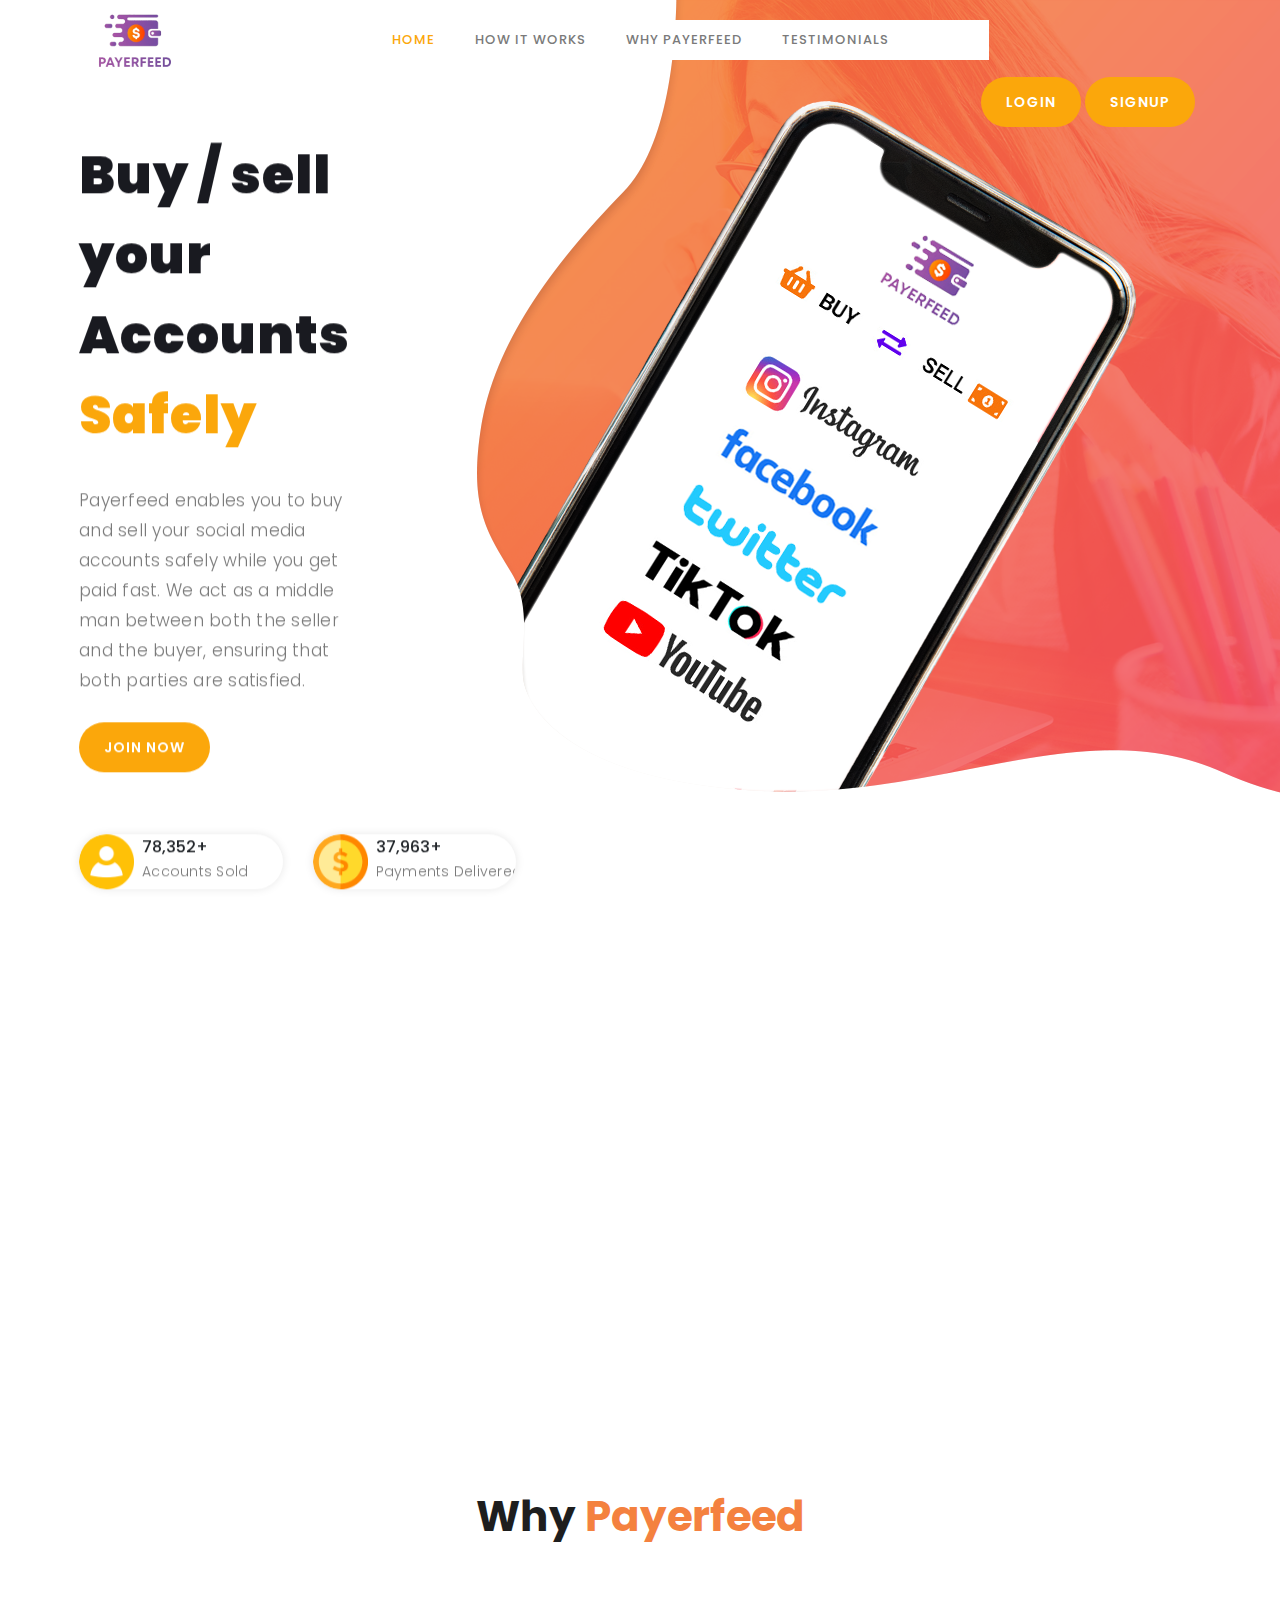
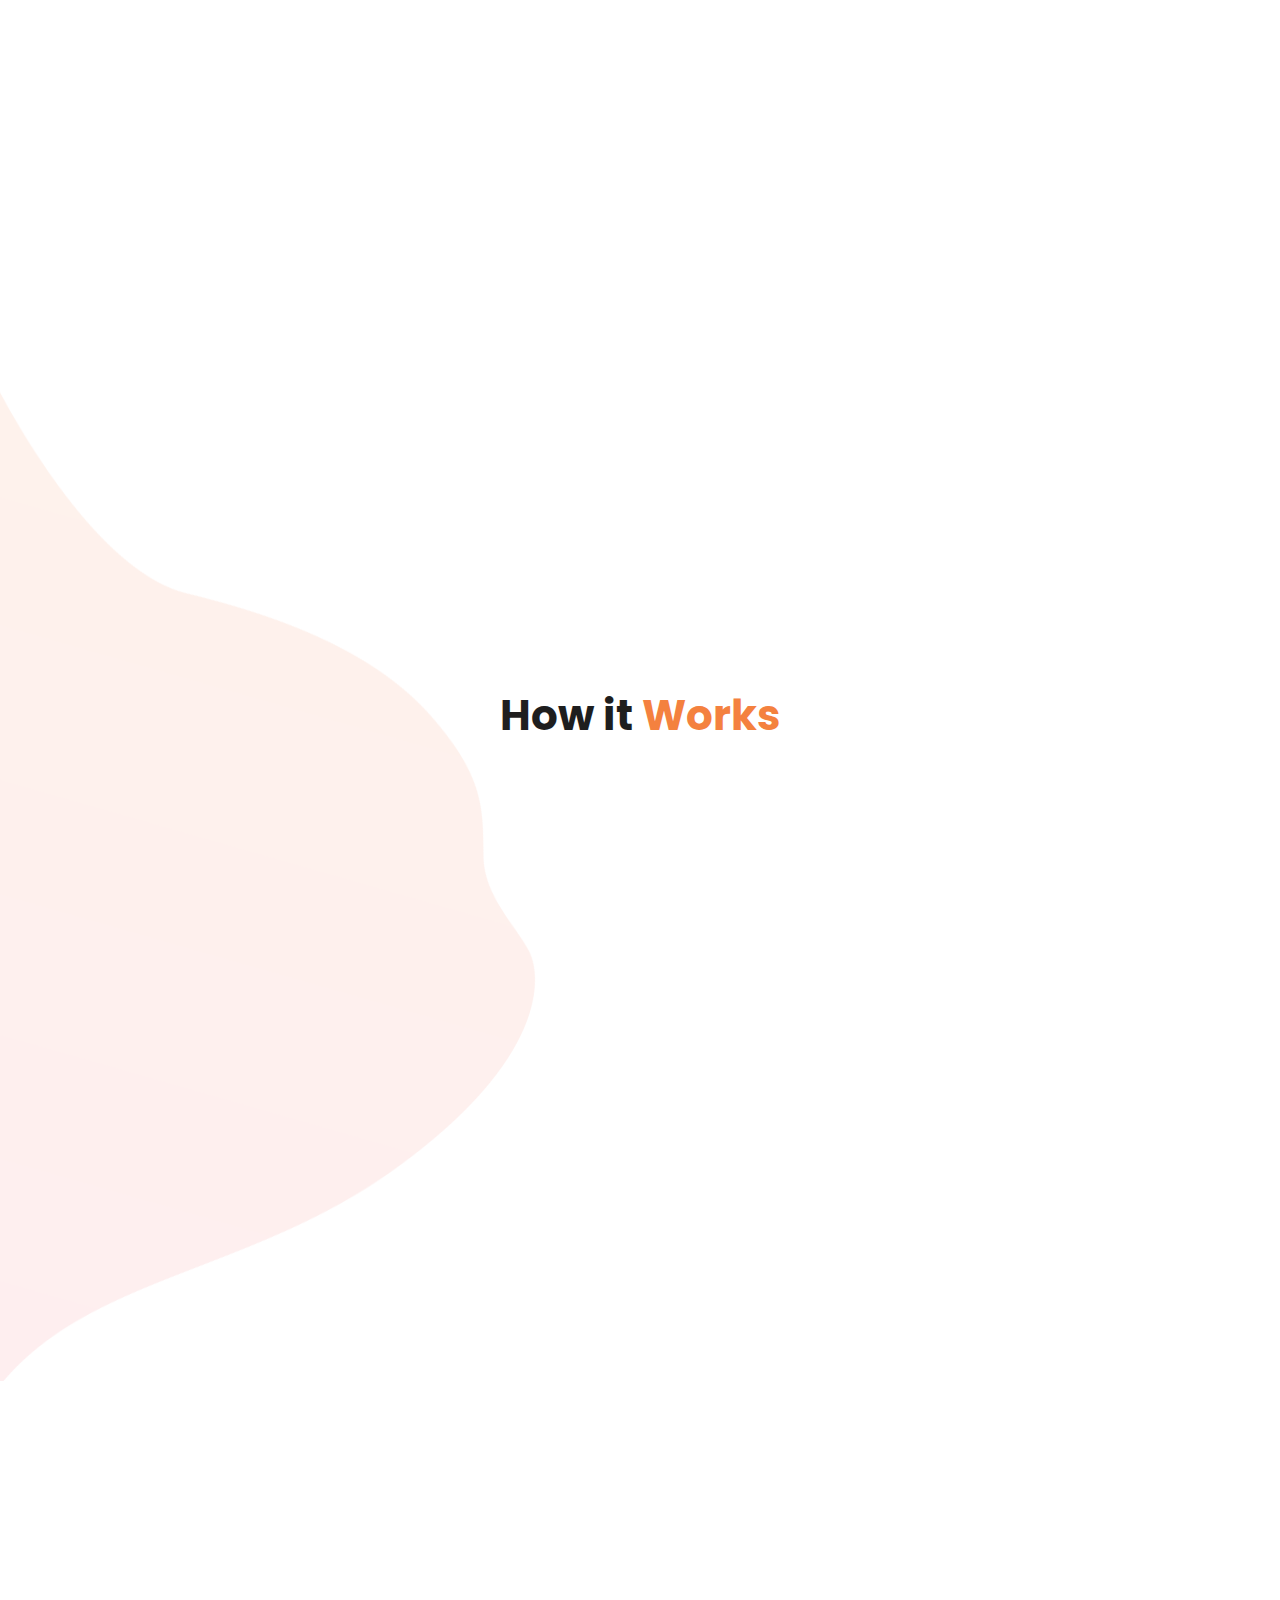
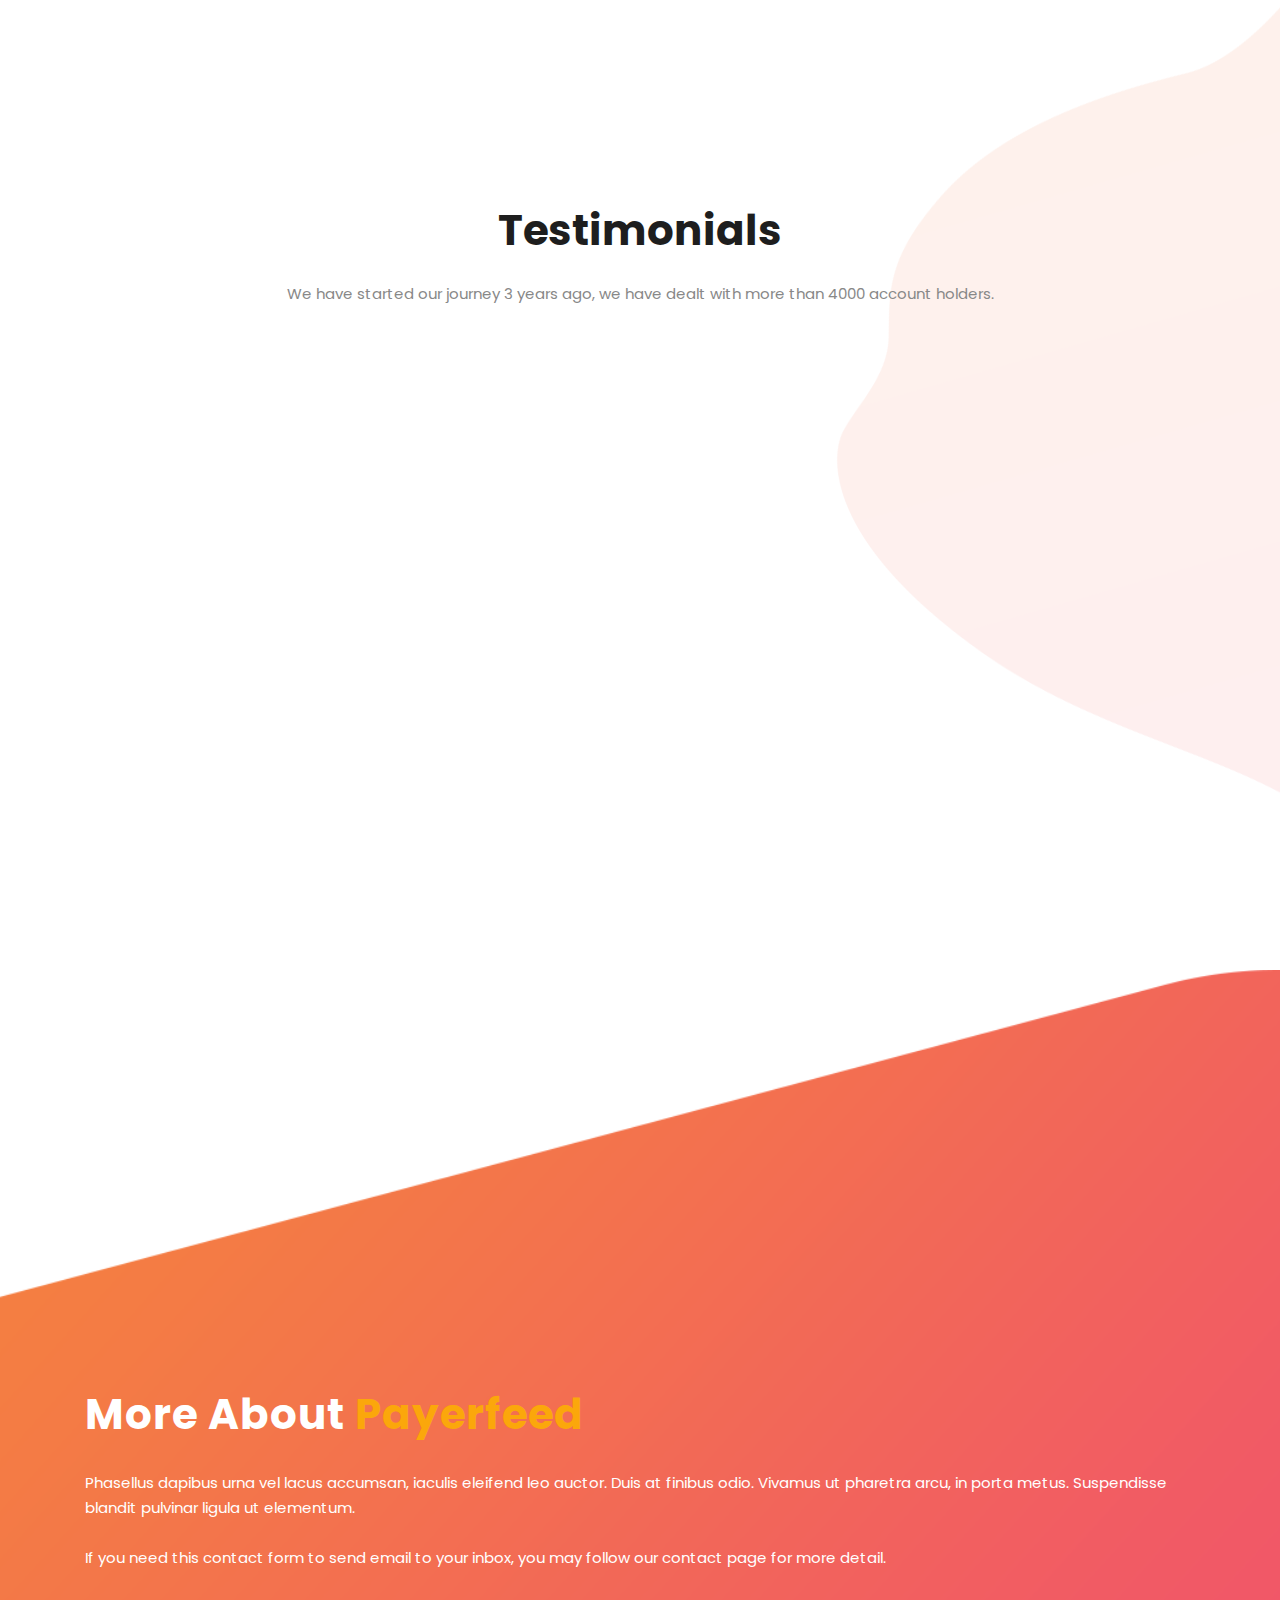
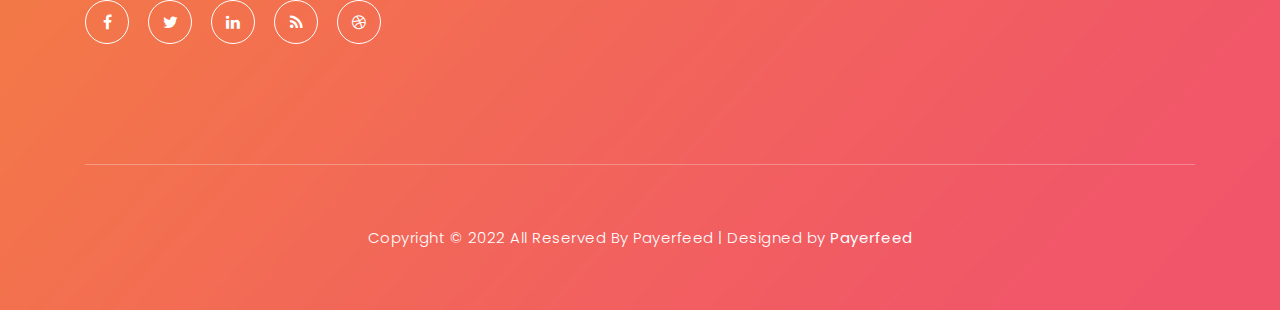
<file: index.html>
<!DOCTYPE html>
<html lang="en">

<head>

    <meta charset="utf-8">
    <meta name="viewport" content="width=device-width, initial-scale=1, shrink-to-fit=no">
    <meta name="description" content="">
    <meta name="author" content="Payerfeed">

    <title>Payerfeed</title>
    <!-- Additional CSS Files -->
    <link rel="stylesheet" type="text/css" href="assets/css/bootstrap.min.css">
    <link rel="stylesheet" type="text/css" href="assets/css/font-awesome.css">
    <link rel="stylesheet" href="assets/css/custom-style.css">
    <link rel="stylesheet" href="assets/css/owl-carousel.css">
</head>

<body>

    <!-- ***** Preloader Start ***** -->
    <div id="preloader">
        <div class="jumper">
            <div></div>
            <div></div>
            <div></div>
        </div>
    </div>
    <!-- ***** Preloader End ***** -->


    <!-- ***** Header Area Start ***** -->
    <header class="header-area header-sticky">
        <div class="container">
            <div class="row">
                <div class="col-12">
                    <nav class="main-nav">
                        <!-- ***** Logo Start ***** -->
                        <a href="index.html" class="logo">
                            <img src="./assets/images/dark-logo.png" alt="">
                        </a>
                        <!-- ***** Logo End ***** -->
                        <!-- ***** Menu Start ***** -->
                        <ul class="nav">
                            <li class="scroll-to-section"><a href="#welcome" class="menu-item">Home</a></li>
                            <li class="scroll-to-section"><a href="#howitworks" class="menu-item">How it works</a></li>
                            <li class="scroll-to-section"><a href="#about" class="menu-item">Why payerfeed</a></li>
                            <li class="scroll-to-section"><a href="#testimonials" class="menu-item">Testimonials</a></li>
                            <li class="scroll-to-section"><a href="./login.html" class="submenu-item d-hide">Login</a></li>
                            <li class="scroll-to-section"><a href="./login.html" class="submenu-item d-hide">Signup</a></li>
                             <!-- <li class="submenu login">
                                <a href="#" class="menu-item">
                                    <i class="login-icon"></i>
                                </a>
                                <ul>
                                    <li><a href="./login.html" class="submenu-item">Login</a></li>
                                    <li><a href="./signup.html" class="submenu-item">Signup</a></li>
                                </ul>
                            </li> -->
                        </ul>
                        <div class="btn-login">
                            <a href="./login.html" class="main-button-slider">Login</a>
                            <a href="./signup.html" class="main-button-slider">Signup</a>
                        </div>
                        <a class='menu-trigger'>
                            <span>Menu</span>
                        </a>
                        <!-- ***** Menu End ***** -->
                    </nav>
                </div>
            </div>
        </div>
    </header>
    <!-- ***** Header Area End ***** -->


    <!-- ***** Welcome Area Start ***** -->
    <div class="welcome-area" id="welcome">

        <!-- ***** Header Text Start ***** -->
        <div class="header-text">
            <div class="container">
                <div class="row">
                    <div class="left-text col-lg-8 col-md-12 col-sm-12 col-xs-12"
                        data-scroll-reveal="enter left move 30px over 1.6s after 0.4s">
                        <div class="banner-caption">
                            <h1>Buy / sell your Accounts <em>Safely</em></h1>
                            <p>
                                Payerfeed enables you to buy and sell your social media accounts safely 
                                while you get paid fast. We act as a middle man between
                                 both the seller and the buyer, ensuring that 
                                 both parties are satisfied.

                            </p>
                            <a href="#" class="main-button-slider">Join Now</a>
                        </div>
                        <div class="banner-counter">
                            <div class="counter-main">
                                <img src="./assets/images/user.png" alt="">
                                <div class="counter-detail">
                                    <h4 ><span class="counter">223,864</span>+</h1>
                                    <p>Accounts Sold</p>
                                </div>
                            </div>
                            <div class="counter-main">
                                <img src="./assets/images/dollar-symbol.png" alt="">
                                <div class="counter-detail">
                                    <h4><span class="counter">108,468</span>+</h4>
                                    <p>Payments Delivered</p>
                                </div>
                            </div>
                        </div>
                    </div>
                </div>
            </div>
        </div>
        <!-- ***** Header Text End ***** -->
    </div>
    <!-- ***** Welcome Area End ***** -->
   <!-- ***** Features Big Item Start ***** -->
    <section class="home-section1 Get-paid-in pd75" id="howitworks">
        <div class="container" data-scroll-reveal="enter left move 150px over 1s after 0.2s">
            <div class="center-heading mb-0 pt-5">
                <h2>Get in <em>Paid</em> </h2>
            </div>
            <div class="row">
                <div class="col-lg-12 col-md-12 col-sm-12">
                    <div class="center-section">
                        <ul class="getinpaid-list">
                            <li class="getinpaid-item"> 
                                <a href="" data-effect="mfp-move-from-top" class="getinpaid-link"> 
                                    <div class="getinpaid-img">
                                        <img src="./assets/images/bank.png" class="rounded img-fluid d-block mx-auto" alt="App"> 
                                    </div>
                                    <div class="features-item b-shadow-none">
                                        <h4>Bank Wire</h4>
                                    </div>
                                </a>
                            </li>
                            <li class="getinpaid-item"> 
                                <a href="" data-effect="mfp-move-from-top" class="getinpaid-link">
                                    <div class="getinpaid-img">
                                        <img src="/assets/images/paypal.png" class="rounded img-fluid d-block mx-auto" alt="App"> 
                                    </div> 
                                    <div class="features-item b-shadow-none">
                                        <h4>Paypal</h4>
                                    </div>
                                </a>
                            </li>
                            <li class="getinpaid-item"> 
                                <a href="" data-effect="mfp-move-from-top" class="getinpaid-link"> 
                                    <div class="getinpaid-img">
                                        <img src="/assets/images/bitcoin.png" class="rounded img-fluid d-block mx-auto" style="height:70px;"  alt="App"> 
                                    </div>
                                    <div class="features-item b-shadow-none">
                                        <h4>Bitcoin</h4>
                                    </div>
                                </a>
                            </li>
                            <li class="getinpaid-item"> 
                                <a href="" data-effect="mfp-move-from-top" class="getinpaid-link"> 
                                    <div class="getinpaid-img">
                                        <img src="/assets/images/paytm.png" class="rounded img-fluid d-block mx-auto" alt="App"> 
                                    </div>
                                    <div class="features-item b-shadow-none">
                                        <h4>Paytm</h4>
                                    </div>
                                    
                                </a>
                            </li>
                            <li class="getinpaid-item"> 
                                <a href="" data-effect="mfp-move-from-top" class="getinpaid-link"> 
                                    <div class="getinpaid-img">
                                        <img src="/assets/images/western-union.png" class="rounded img-fluid d-block mx-auto" alt="App"> 
                                    </div>
                                    <div class="features-item b-shadow-none">
                                        <h4>Western Union</h4>
                                    </div>
                                </a>
                            </li>
                        </ul>
                    </div>
                </div>
            </div>
        </div>
    </section>
    <!-- ***** Features Big Item End ***** -->
    <!-- ***** Features Big Item Start ***** -->
    <section class="section" id="about">
        <div class="container">
            <div class="center-heading mb-0  pb-5   ">
                <h2>Why <em>Payerfeed</em> </h2>
            </div>
            <div class="row">
                <div class="col-lg-4 col-md-6 col-sm-12 col-xs-12"
                    data-scroll-reveal="enter left move 30px over 0.6s after 0.4s">
                    <div class="features-item">
                        <div class="features-icon">
                            <h2>01</h2>
                            <img src="assets/images/features-save.png" alt="">
                            <h4>Safe</h4>
                            <p>We ensure that both parties are safely satisfied</p>
                            <a href="#" class="main-button">
                                Read More
                            </a>
                        </div>
                    </div>
                </div>
                <div class="col-lg-4 col-md-6 col-sm-12 col-xs-12"
                    data-scroll-reveal="enter bottom move 30px over 0.6s after 0.4s">
                    <div class="features-item">
                        <div class="features-icon">
                            <h2>02</h2>
                            <img src="assets/images/features-fast.png" alt="">
                            <h4>Fast</h4>
                            <p>Account seller gets paid in less than 24 hours.</p>
                            <a href="#" class="main-button">
                                Discover More
                            </a>
                        </div>
                    </div>
                </div>
                <div class="col-lg-4 col-md-6 col-sm-12 col-xs-12"
                    data-scroll-reveal="enter right move 30px over 0.6s after 0.4s">
                    <div class="features-item">
                        <div class="features-icon">
                            <h2>03</h2>
                            <img src="assets/images/features-trusted.png" alt="">
                            <h4>Trusted</h4>
                            <p>More than 1200 content creators have user Payerfeed.</p>
                            <a href="#" class="main-button">
                                More Detail
                            </a>
                        </div>
                    </div>
                </div>
            </div>
        </div>
    </section>
    <!-- ***** Features Big Item End ***** -->

    <div class="left-image-decor"></div>

    <!-- ***** Features Big Item Start ***** -->
    <section class="section" id="promotion">
        <div class="container">
            <div class="center-heading mb-0  pb-5   ">
                <h2>How it  <em>Works</em> </h2>
            </div>
            <div class="row">
                <div class="left-image col-lg-5 col-md-12 col-sm-12 mobile-bottom-fix-big"
                    data-scroll-reveal="enter left move 30px over 0.6s after 0.4s">
                    <img src="assets/images/left-image.png" class="rounded img-fluid d-block mx-auto" alt="App">
                </div>
                <div class="right-text offset-lg-1 col-lg-6 col-md-12 col-sm-12 mobile-bottom-fix">
                    <ul>
                        <li data-scroll-reveal="enter right move 30px over 0.6s after 0.4s">
                            <img src="assets/images/OfferInitiation.png" alt="">
                            <div class="text mt-4">
                                <h4>Offer Initiation</h4>
                                <p>
                                    After buyer and seller discuss all deal details including 
                                    the price on social media, buyer creates an offer, 
                                    pays the offer amount to Payerfeed, then sends 
                                    the offer to the seller on Payerfeed.
                                </p>
                            </div>
                        </li>
                        <li data-scroll-reveal="enter right move 30px over 0.6s after 0.5s">
                            <img src="assets/images/seller-devilery.png" alt="">
                            <div class="text mt-4">
                                <h4>Seller Delivery</h4>
                                <p>
                                    Seller receives the offer of his dashboard, accepts it and transfers the account to us.
                                </p>
                            </div>
                        </li>
                        <li data-scroll-reveal="enter right move 30px over 0.6s after 0.6s">
                            <img src="assets/images/seller-paid.png" alt="">
                            <div class="text mt-4">
                                <h4>Seller gets Paid</h4>
                                <p>
                                    After a successful account transfer we pay out the seller while we transfer the account to the buyer. 
                                </p>
                            </div>
                        </li>
                    </ul>
                </div>
            </div>
        </div>
    </section>
    <!-- ***** Features Big Item End ***** -->

    <div class="right-image-decor"></div>

    <!-- ***** Testimonials Starts ***** -->
    <section class="section" id="testimonials">
        <div class="container">
            <div class="row">
                <div class="col-lg-8 offset-lg-2">
                    <div class="center-heading">
                        <h2>Testimonials</h2>
                        <p>We have started our journey 3 years ago, we have dealt with more than 4000 account holders.</p>
                    </div>
                </div>
                <div class="col-lg-10 col-md-12 col-sm-12 mobile-bottom-fix-big"
                    data-scroll-reveal="enter left move 30px over 0.6s after 0.4s">
                    <div class="owl-carousel owl-theme">
                        <div class="item service-item">
                            <div class="author">
                                <i><img src="assets/images/testimonial-author-1.png" alt="Author One"></i>
                            </div>
                            <div class="testimonial-content">
                                <ul class="stars">
                                    <li><i class="fa fa-star"></i></li>
                                    <li><i class="fa fa-star"></i></li>
                                    <li><i class="fa fa-star"></i></li>
                                    <li><i class="fa fa-star"></i></li>
                                    <li><i class="fa fa-star"></i></li>
                                </ul>
                                <h4>Zafir Belboaw</h4>
                                <p>“I have sold a dozen of accounts through Payerfeed like a piece of cake, highly recommended”</p>
                                <span></span>
                            </div>
                        </div>
                        <div class="item service-item">
                            <div class="author">
                                <i><img src="assets/images/testimonial-author-1.png" alt="Second Author"></i>
                            </div>
                            <div class="testimonial-content">
                                <ul class="stars">
                                    <li><i class="fa fa-star"></i></li>
                                    <li><i class="fa fa-star"></i></li>
                                    <li><i class="fa fa-star"></i></li>
                                    <li><i class="fa fa-star"></i></li>
                                    <li><i class="fa fa-star"></i></li>
                                </ul>
                                <h4>Samual Sebastian</h4>
                                <p>“I love dealing through Payerfeed because its safe and I get paid the same day”</p>
                                <span></span>
                            </div>
                        </div>
                        <div class="item service-item">
                            <div class="author">
                                <i><img src="assets/images/testimonial-author-1.png" alt="Author Third"></i>
                            </div>
                            <div class="testimonial-content">
                                <ul class="stars">
                                    <li><i class="fa fa-star"></i></li>
                                    <li><i class="fa fa-star"></i></li>
                                    <li><i class="fa fa-star"></i></li>
                                </ul>
                                <h4>Manuela JoseI</h4>
                                <p>“Used Payerfeed as a middle man many times before, I just love the service”</p>
                                <span></span>
                            </div>
                        </div>
                        <div class="item service-item">
                            <div class="author">
                                <i><img src="assets/images/testimonial-author-1.png" alt="Fourth Author"></i>
                            </div>
                            <div class="testimonial-content">
                                <ul class="stars">
                                    <li><i class="fa fa-star"></i></li>
                                    <li><i class="fa fa-star"></i></li>
                                    <li><i class="fa fa-star"></i></li>
                                    <li><i class="fa fa-star"></i></li>
                                </ul>
                                <h4>Anil Kumar</h4>
                                <p>“Payerfed has enabled content creators to easily and safely exchange their account in the 21 century standards, if you haven’t used it it, go for it!”</p>
                                <span></span>
                            </div>
                        </div>
                    </div>
                </div>
            </div>
        </div>
    </section>
    <!-- ***** Testimonials Ends ***** -->


    <!-- ***** Footer Start ***** -->
    <footer id="contact-us">
        <div class="container">
            <div class="footer-content">
                <div class="row">
                    <!-- ***** Contact Form End ***** -->
                    <div class="right-content col-lg-12 col-md-12 col-sm-12">
                        <h2>More About <em>Payerfeed</em></h2>
                        <p>Phasellus dapibus urna vel lacus accumsan, iaculis eleifend leo auctor. Duis at finibus odio.
                            Vivamus ut pharetra arcu, in porta metus. Suspendisse blandit pulvinar ligula ut elementum.
                            <br><br>
                            If you need this contact form to send email to your inbox, you may follow our <a
                                rel="nofollow" href="#" target="_parent">contact</a> page
                            for more detail.</p>
                        <ul class="social">
                            <li><a href="https://fb.com/templatemo"><i class="fa fa-facebook"></i></a></li>
                            <li><a href="#"><i class="fa fa-twitter"></i></a></li>
                            <li><a href="#"><i class="fa fa-linkedin"></i></a></li>
                            <li><a href="#"><i class="fa fa-rss"></i></a></li>
                            <li><a href="#"><i class="fa fa-dribbble"></i></a></li>
                        </ul>
                    </div>
                </div>
            </div>
            <div class="row">
                <div class="col-lg-12">
                    <div class="sub-footer">
                        <p>Copyright &copy; 2022 All Reserved By Payerfeed

                        | Designed by <strong>Payerfeed</strong></p>
                    </div>
                </div>
            </div>
        </div>
    </footer>

    <!-- jQuery -->
    <script src="assets/js/jquery-2.1.0.min.js"></script>

    <!-- Bootstrap -->
    <script src="assets/js/popper.js"></script>
    <script src="assets/js/bootstrap.min.js"></script>

    <!-- Plugins -->
    <script src="assets/js/owl-carousel.js"></script>
    <script src="assets/js/scrollreveal.min.js"></script>
    <script src="assets/js/waypoints.min.js"></script>
    <script src="assets/js/jquery.counterup.min.js"></script>
    <script src="assets/js/imgfix.min.js"></script>

    <!-- Global Init -->
    <script src="assets/js/custom.js"></script>

</body>
</html>
</file>
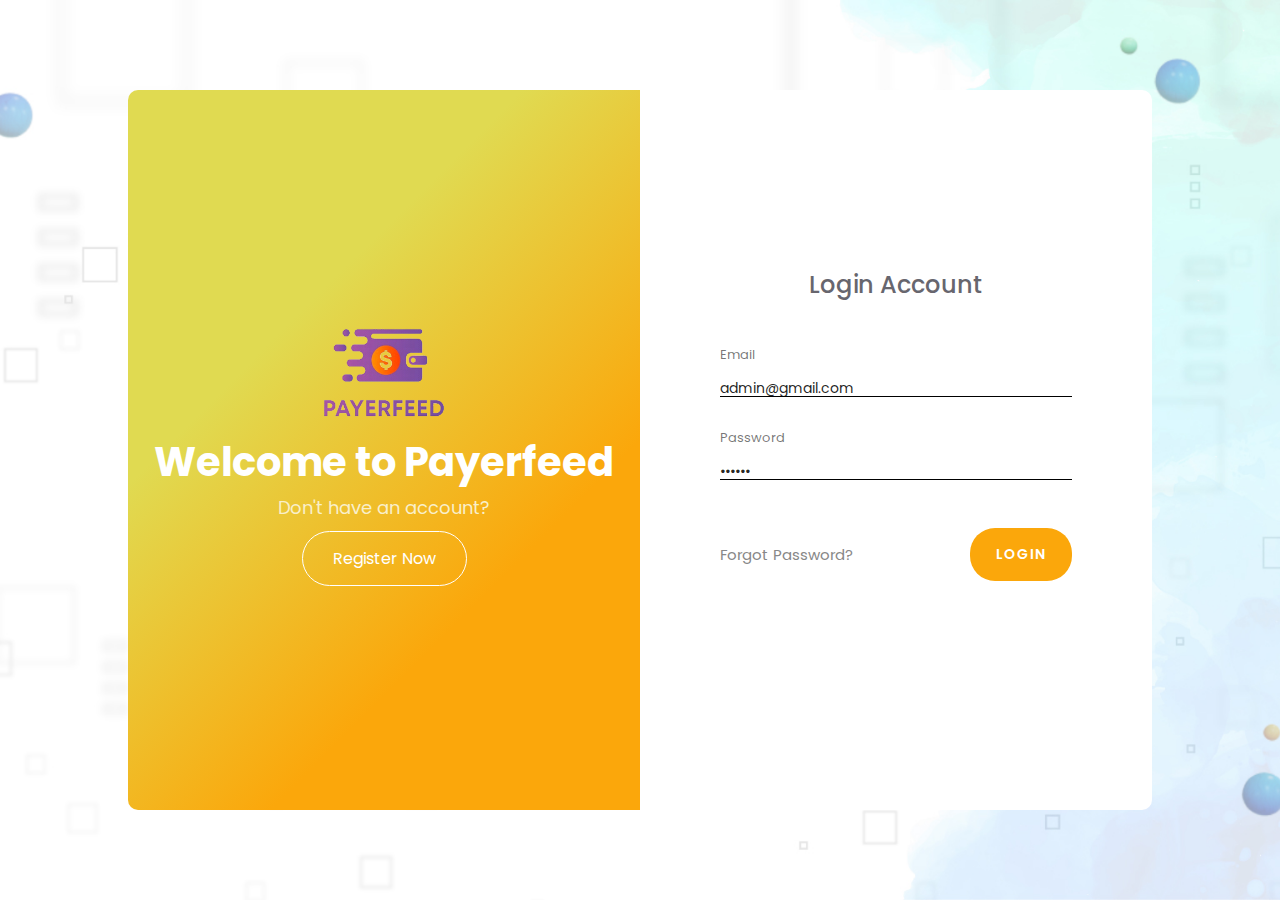
<file: login.html>
<!DOCTYPE html>
<html lang="en">

<head>

    <meta charset="utf-8">
    <meta name="viewport" content="width=device-width, initial-scale=1, shrink-to-fit=no">
    <meta name="description" content="">
    <meta name="author" content="Payerfeed">

    <title>Payerfeed</title>
    <!-- Additional CSS Files -->
    <link rel="stylesheet" type="text/css" href="assets/css/bootstrap.min.css">
    <link rel="stylesheet" type="text/css" href="assets/css/font-awesome.css">
    <link rel="stylesheet" href="assets/css/custom-style.css">
    <link rel="stylesheet" href="assets/css/owl-carousel.css">
</head>

<body>

    <div class="auth_login">
        <div class="auth_bg">
            <div class="auth_content">
                <div class="flex50 ">
                    <div class="auth_left">
                       <div class="bg_caption">
                            <div class="bg_caption_welcome">
                                <a href="./index.html">
                                    <img  src="./assets/images/dark-logo.png" class="mb-3" alt="">
                                </a>
                                <h4>Welcome to Payerfeed</h4>
                                <div class="bg_caption_signup">
                                    <p>Don't have an account?</p>
                                    <a href="./signup.html" >Register Now</a>
                                </div>
                            </div>
                       </div>
                    </div>
                </div>
                <div class="flex50">
                    <div class="auth_right">
                        <form method="post" class="login_form" enctype="multipart/form-data">
                            <div class="login_form_inner">
                                <div class="form_title">
                                    <h3>Login Account</h3>
                                </div>
                                <div class="form-group">
                                    <label class="inputlable">Email</label>
                                    <input name="loginemail" id="loginemail" type="email" class="form-control" value="admin@gmail.com">
                                </div>
                                <div class="form-group">
                                    <label class="inputlable">Password</label>
                                    <input name="loginpassword" id="loginpassword" type="password" class="form-control" value="123456">
                                </div>
                                <div class="mt-5 mb-5 d-flex align-items-center justify-content-between">
                                    <div class="form_pass">
                                       <a  routerLinkActive="active" routerLink="./../forget-password">
                                            <p class="pb-0">Forgot Password?</p>
                                        </a>
                                    </div>
                                    <div class="form_pass">
                                        <button id="login"  type="submit" class="btn submit-btn">Login</button>
                                    </div>
                                </div>
                            </div>
                        </form>
                    </div>
                </div>
            </div>
        </div>
    </div>
    <!-- jQuery -->
    <script src="assets/js/jquery-2.1.0.min.js"></script>
    <!-- Bootstrap -->
    <script src="assets/js/popper.js"></script>
    <script src="assets/js/bootstrap.min.js"></script>

    <!-- Plugins -->
    <script src="assets/js/owl-carousel.js"></script>
    <script src="assets/js/scrollreveal.min.js"></script>
    <script src="assets/js/waypoints.min.js"></script>
    <script src="assets/js/jquery.counterup.min.js"></script>
    <script src="assets/js/imgfix.min.js"></script>

    <!-- Global Init -->
    <script src="assets/js/custom.js"></script>

</body>
</html>
</file>
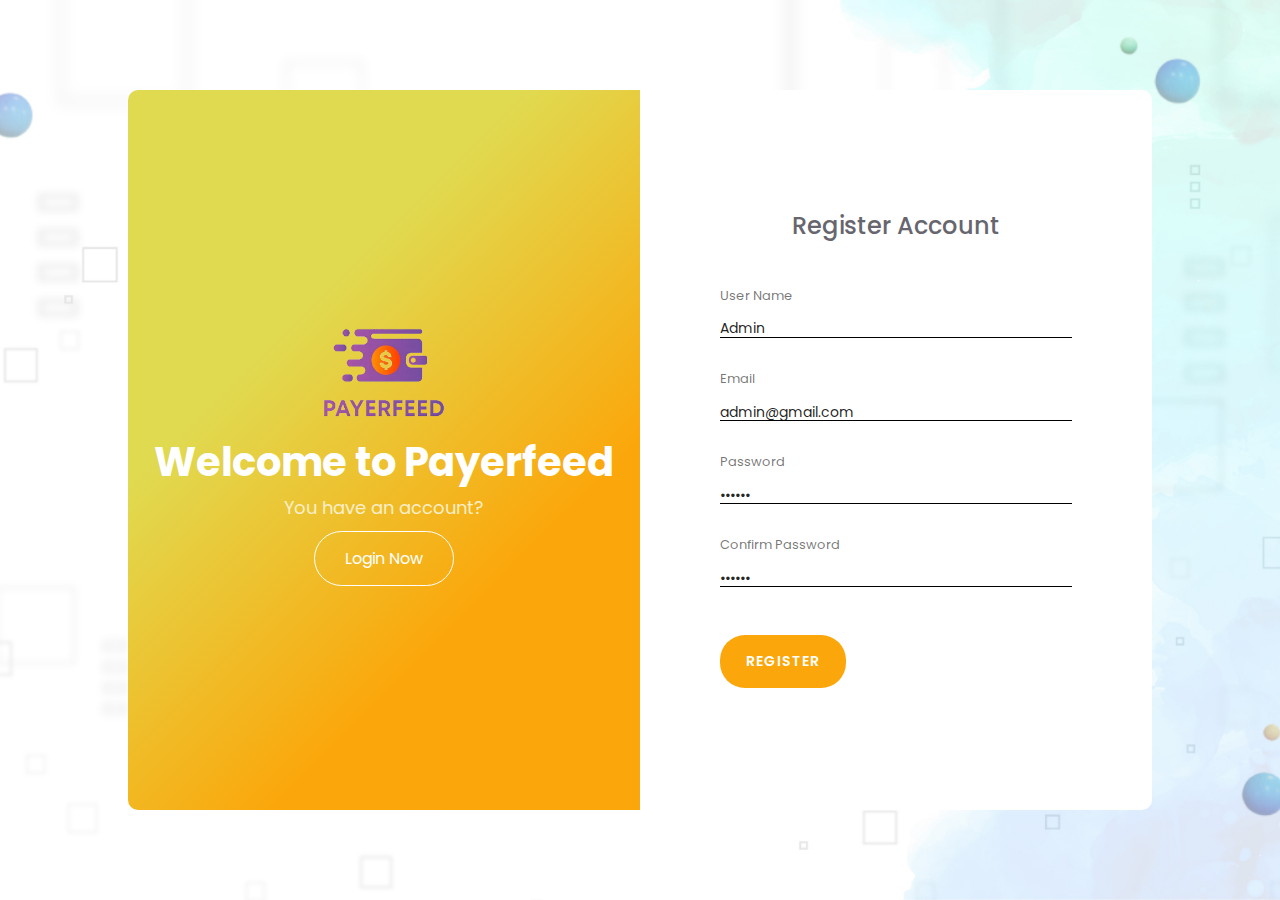
<file: signup.html>
<!DOCTYPE html>
<html lang="en">

<head>

    <meta charset="utf-8">
    <meta name="viewport" content="width=device-width, initial-scale=1, shrink-to-fit=no">
    <meta name="description" content="">
    <meta name="author" content="Payerfeed">

    <title>Payerfeed</title>
    <!-- Additional CSS Files -->
    <link rel="stylesheet" type="text/css" href="assets/css/bootstrap.min.css">
    <link rel="stylesheet" type="text/css" href="assets/css/font-awesome.css">
    <link rel="stylesheet" href="assets/css/custom-style.css">
    <link rel="stylesheet" href="assets/css/owl-carousel.css">
</head>

<body>

    <div class="auth_login">
        <div class="auth_bg">
            <div class="auth_content">
                <div class="flex50 ">
                    <div class="auth_left">
                       <div class="bg_caption">
                            <div class="bg_caption_welcome">
                                <a href="./index.html">
                                    <img  src="./assets/images/dark-logo.png" class="mb-3" alt="">
                                </a>
                                <h4>Welcome to Payerfeed</h4>
                                <div class="bg_caption_signup">
                                    <p>You have an account?</p>
                                    <a href="./login.html" >Login Now</a>
                                </div>
                            </div>
                       </div>
                    </div>
                </div>
                <div class="flex50">
                    <div class="auth_right">
                        <form method="post" class="login_form" enctype="multipart/form-data">
                            <div class="login_form_inner">
                                <div class="form_title">
                                    <h3>Register Account</h3>
                                </div>
                                <div class="form-group">
                                    <label class="inputlable">User Name</label>
                                    <input name="registerusername" id="registerusername" type="text" class="form-control" value="Admin">
                                </div>
                                <div class="form-group">
                                    <label class="inputlable">Email</label>
                                    <input name="registeremail" id="registeremail" type="email" class="form-control" value="admin@gmail.com">
                                </div>
                                <div class="form-group">
                                    <label class="inputlable">Password</label>
                                    <input name="registerpassword" id="registerpassword" type="password" class="form-control" value="123456">
                                </div>
                                <div class="form-group">
                                    <label class="inputlable">Confirm Password</label>
                                    <input name="confirmregisterpassword" id="confirmregisterpassword" type="password" class="form-control" value="123456">
                                </div>
                                <div class="mt-5  d-flex align-items-center justify-content-between">
                                    <div class="form_pass width100">
                                        <button id="login"  type="submit" class="btn submit-btn width100">Register</button>
                                    </div>
                                </div>
                            </div>
                        </form>
                    </div>
                </div>
            </div>
        </div>
    </div>

    <!-- jQuery -->
    <script src="assets/js/jquery-2.1.0.min.js"></script>
    <!-- Bootstrap -->
    <script src="assets/js/popper.js"></script>
    <script src="assets/js/bootstrap.min.js"></script>

    <!-- Plugins -->
    <script src="assets/js/owl-carousel.js"></script>
    <script src="assets/js/scrollreveal.min.js"></script>
    <script src="assets/js/waypoints.min.js"></script>
    <script src="assets/js/jquery.counterup.min.js"></script>
    <script src="assets/js/imgfix.min.js"></script>

    <!-- Global Init -->
    <script src="assets/js/custom.js"></script>

</body>
</html>
</file>
<file: assets/css/custom-style.css>
/*

Lava Landing Page

https://templatemo.com/tm-540-lava-landing-page

*/

/* ---------------------------------------------
Table of contents
------------------------------------------------
01. font & reset css
02. reset
03. global styles
04. header
05. welcome
06. features
07. testimonials
08. contact
09. footer
10. preloader

--------------------------------------------- */
/* 
---------------------------------------------
font & reset css
--------------------------------------------- 
*/
@import url("https://fonts.googleapis.com/css?family=Poppins:100,200,300,400,500,600,700,800,900");
/* 
---------------------------------------------
reset
--------------------------------------------- 
*/
html, body, div, span, applet, object, iframe, h1, h2, h3, h4, h5, h6, p, blockquote, div
pre, a, abbr, acronym, address, big, cite, code, del, dfn, em, font, img, ins, kbd, q,
s, samp, small, strike, strong, sub, sup, tt, var, b, u, i, center, dl, dt, dd, ol, ul, li,
figure, header, nav, section, article, aside, footer, figcaption {
  margin: 0;
  padding: 0;
  border: 0;
  outline: 0;
}

.clearfix:after {
  content: ".";
  display: block;
  clear: both;
  visibility: hidden;
  line-height: 0;
  height: 0;
}

.clearfix {
  display: inline-block;
}

html[xmlns] .clearfix {
  display: block;
}

* html .clearfix {
  height: 1%;
}

ul, li {
  padding: 0;
  margin: 0;
  list-style: none;
}

header, nav, section, article, aside, footer, hgroup {
  display: block;
}

* {
  box-sizing: border-box;
}

html, body {
  font-family: 'Poppins', sans-serif;
  font-weight: 400;
  background-color: #fff;
  font-size: 16px;
  -ms-text-size-adjust: 100%;
  -webkit-font-smoothing: antialiased;
  -moz-osx-font-smoothing: grayscale;
}

a {
  text-decoration: none !important;
}

h1, h2, h3, h4, h5, h6 {
  margin-top: 0px;
  margin-bottom: 0px;
}

ul {
  margin-bottom: 0px;
}

p {
  font-size: 15px;
  line-height: 25px;
  color: #888;
}

/* 
---------------------------------------------
global styles
--------------------------------------------- 
*/
html,
body {
  background: #fff;
  font-family: 'Poppins', sans-serif;
}

::selection {
  background: #f1556a;
  color: #fff;
}

::-moz-selection {
  background: #f1556a;
  color: #fff;
}

@media (max-width: 991px) {
  html, body {
    overflow-x: hidden;
  }
  .mobile-top-fix {
    margin-top: 30px;
    margin-bottom: 0px;
  }
  .mobile-bottom-fix {
    margin-bottom: 30px;
  }
  .mobile-bottom-fix-big {
    margin-bottom: 60px;
  }
}

a.main-button-slider {
  font-size: 14px;
  border-radius: 25px;
  padding: 15px 25px;
  background-color: #fba70b;
  text-transform: uppercase;
  color: #fff;
  font-weight: 600;
  letter-spacing: 1px;
  -webkit-transition: all 0.3s ease 0s;
  -moz-transition: all 0.3s ease 0s;
  -o-transition: all 0.3s ease 0s;
  transition: all 0.3s ease 0s;
}

a.main-button-slider:hover {
  background-color: #f1556a;
}

a.main-button {
  font-size: 14px;
  border-radius: 25px;
  padding: 15px 25px;
  background-color: #f4813f;
  text-transform: uppercase;
  color: #fff;
  font-weight: 600;
  letter-spacing: 1px;
  -webkit-transition: all 0.3s ease 0s;
  -moz-transition: all 0.3s ease 0s;
  -o-transition: all 0.3s ease 0s;
  transition: all 0.3s ease 0s;
}

a.main-button:hover {
  background-color: #f1556a;
}

button.main-button {
  outline: none;
  border: none;
  cursor: pointer;
  font-size: 14px;
  border-radius: 25px;
  padding: 15px 25px;
  background-color: #f4813f;
  text-transform: uppercase;
  color: #fff;
  font-weight: 600;
  letter-spacing: 1px;
  -webkit-transition: all 0.3s ease 0s;
  -moz-transition: all 0.3s ease 0s;
  -o-transition: all 0.3s ease 0s;
  transition: all 0.3s ease 0s;
}

button.main-button:hover {
  background-color: #f1556a;
}


.center-heading {
  margin-bottom: 70px;
}

.center-heading h2 {
  margin-top: 0px;
  text-align: center;
  font-size: 42px;
  font-weight: 700;
  color: #1e1e1e;
  margin-bottom: 25px;
}

.center-heading h2 em {
  font-style: normal;
  color: #f4813f;
}

.center-heading p {
  font-size: 15px;
  color: #888;
  text-align: center;
}


/* 
---------------------------------------------
header
--------------------------------------------- 
*/

.background-header {
  background-color: #fff;
  height: 80px!important;
  position: fixed!important;
  top: 0px;
  left: 0px;
  right: 0px;
  box-shadow: 0px 0px 10px rgba(0,0,0,0.15)!important;
}

.background-header .logo,
.background-header .main-nav .nav li a {
  color: #1e1e1e!important;
}

.background-header .main-nav .nav li:hover a {
  color: #fba70b!important;
}

.background-header .nav li a.active {
  color: #fba70b!important;
}

.header-area {
  position: absolute;
  top: 0px;
  left: 0px;
  right: 0px;
  z-index: 100;
  height: 100px;
  -webkit-transition: all .5s ease 0s;
  -moz-transition: all .5s ease 0s;
  -o-transition: all .5s ease 0s;
  transition: all .5s ease 0s;
}

.header-area .main-nav {
  min-height: 80px;
  background: transparent;
}

.header-area .main-nav .logo {
  line-height: 80px;
  color: #191a20;
  font-size: 28px;
  font-weight: 700;
  text-transform: uppercase;
  letter-spacing: 2px;
  float: left;
  -webkit-transition: all 0.3s ease 0s;
  -moz-transition: all 0.3s ease 0s;
  -o-transition: all 0.3s ease 0s;
  transition: all 0.3s ease 0s;
}


.header-area .main-nav .nav {
  float: left;
  margin-top: 27px;
  margin-left: 15%;
  margin-right: 0px;
  background-color: #fff;
  padding: 0px 20px;
  -webkit-transition: all 0.3s ease 0s;
  -moz-transition: all 0.3s ease 0s;
  -o-transition: all 0.3s ease 0s;
  transition: all 0.3s ease 0s;
  position: relative;
  z-index: 999;
}

.header-area .main-nav .nav li {
  padding-left: 20px;
  padding-right: 20px;
}

.header-area .main-nav .nav li:last-child {
  padding-right: 0px;
}

.header-area .main-nav .nav li a {
  display: block;
  font-weight: 500;
  font-size: 13px;
  color: #7a7a7a;
  text-transform: uppercase;
  -webkit-transition: all 0.3s ease 0s;
  -moz-transition: all 0.3s ease 0s;
  -o-transition: all 0.3s ease 0s;
  transition: all 0.3s ease 0s;
  height: 40px;
  line-height: 40px;
  border: transparent;
  letter-spacing: 1px;
}

.header-area .main-nav .nav li:hover a {
  color: #fba70b;
}

.header-area .main-nav .nav li.submenu {
  position: relative;
  padding-right: 35px;
}

.header-area .main-nav .nav li.submenu:after {
  font-family: FontAwesome;
  content: "\f107";
  font-size: 12px;
  color: #7a7a7a;
  position: absolute;
  right: 18px;
  top: 12px;
}

.header-area .main-nav .nav li.submenu ul {
  position: absolute;
  width: 200px;
  box-shadow: 0 2px 28px 0 rgba(0, 0, 0, 0.06);
  overflow: hidden;
  top: 40px;
  opacity: 0;
  transform: translateY(-2em);
  visibility: hidden;
  z-index: -1;
  transition: all 0.3s ease-in-out 0s, visibility 0s linear 0.3s, z-index 0s linear 0.01s;
}

.header-area .main-nav .nav li.submenu ul li {
  margin-left: 0px;
  padding-left: 0px;
  padding-right: 0px;
}

.header-area .main-nav .nav li.submenu ul li a {
  display: block;
  background: #fff;
  color: #7a7a7a!important;
  padding-left: 20px;
  height: 40px;
  line-height: 40px;
  -webkit-transition: all 0.3s ease 0s;
  -moz-transition: all 0.3s ease 0s;
  -o-transition: all 0.3s ease 0s;
  transition: all 0.3s ease 0s;
  position: relative;
  font-size: 13px;
  border-bottom: 1px solid #f5f5f5;
}

.header-area .main-nav .nav li.submenu ul li a:before {
  content: '';
  position: absolute;
  width: 0px;
  height: 40px;
  left: 0px;
  top: 0px;
  bottom: 0px;
  -webkit-transition: all 0.3s ease 0s;
  -moz-transition: all 0.3s ease 0s;
  -o-transition: all 0.3s ease 0s;
  transition: all 0.3s ease 0s;
  background: #fba70b;
}

.header-area .main-nav .nav li.submenu ul li a:hover {
  background: #fff;
  color: #fba70b!important;
  padding-left: 25px;
}

.header-area .main-nav .nav li.submenu ul li a:hover:before {
  width: 3px;
}

.header-area .main-nav .nav li.submenu:hover ul {
  visibility: visible;
  opacity: 1;
  z-index: 1;
  transform: translateY(0%);
  transition-delay: 0s, 0s, 0.3s;
}

.header-area .main-nav .menu-trigger {
  cursor: pointer;
  display: block;
  position: absolute;
  top: 23px;
  width: 32px;
  height: 40px;
  text-indent: -9999em;
  z-index: 99;
  right: 40px;
  display: none;
}

.header-area .main-nav .menu-trigger span,
.header-area .main-nav .menu-trigger span:before,
.header-area .main-nav .menu-trigger span:after {
  -moz-transition: all 0.4s;
  -o-transition: all 0.4s;
  -webkit-transition: all 0.4s;
  transition: all 0.4s;
  background-color: #1e1e1e;
  display: block;
  position: absolute;
  width: 30px;
  height: 2px;
  left: 0;
}

.background-header .main-nav .menu-trigger span,
.background-header .main-nav .menu-trigger span:before,
.background-header .main-nav .menu-trigger span:after {
  background-color: #1e1e1e;
}

.header-area .main-nav .menu-trigger span:before,
.header-area .main-nav .menu-trigger span:after {
  -moz-transition: all 0.4s;
  -o-transition: all 0.4s;
  -webkit-transition: all 0.4s;
  transition: all 0.4s;
  background-color: #1e1e1e;
  display: block;
  position: absolute;
  width: 30px;
  height: 2px;
  left: 0;
  width: 75%;
}

.background-header .main-nav .menu-trigger span:before,
.background-header .main-nav .menu-trigger span:after {
  background-color: #1e1e1e;
}

.header-area .main-nav .menu-trigger span:before,
.header-area .main-nav .menu-trigger span:after {
  content: "";
}

.header-area .main-nav .menu-trigger span {
  top: 16px;
}

.header-area .main-nav .menu-trigger span:before {
  -moz-transform-origin: 33% 100%;
  -ms-transform-origin: 33% 100%;
  -webkit-transform-origin: 33% 100%;
  transform-origin: 33% 100%;
  top: -10px;
  z-index: 10;
}

.header-area .main-nav .menu-trigger span:after {
  -moz-transform-origin: 33% 0;
  -ms-transform-origin: 33% 0;
  -webkit-transform-origin: 33% 0;
  transform-origin: 33% 0;
  top: 10px;
}

.header-area .main-nav .menu-trigger.active span,
.header-area .main-nav .menu-trigger.active span:before,
.header-area .main-nav .menu-trigger.active span:after {
  background-color: transparent;
  width: 100%;
}

.header-area .main-nav .menu-trigger.active span:before {
  -moz-transform: translateY(6px) translateX(1px) rotate(45deg);
  -ms-transform: translateY(6px) translateX(1px) rotate(45deg);
  -webkit-transform: translateY(6px) translateX(1px) rotate(45deg);
  transform: translateY(6px) translateX(1px) rotate(45deg);
  background-color: #1e1e1e;
}

.background-header .main-nav .menu-trigger.active span:before {
  background-color: #1e1e1e;
}

.header-area .main-nav .menu-trigger.active span:after {
  -moz-transform: translateY(-6px) translateX(1px) rotate(-45deg);
  -ms-transform: translateY(-6px) translateX(1px) rotate(-45deg);
  -webkit-transform: translateY(-6px) translateX(1px) rotate(-45deg);
  transform: translateY(-6px) translateX(1px) rotate(-45deg);
  background-color: #1e1e1e;
}

.background-header .main-nav .menu-trigger.active span:after {
  background-color: #1e1e1e;
}

.header-area.header-sticky {
  min-height: 80px;
}

.header-area.header-sticky .nav {
  margin-top: 20px !important;
}

.header-area.header-sticky .nav li a.active {
  color: #fba70b;
}

@media (max-width: 1200px) {
  .header-area .main-nav .nav li {
    padding-left: 12px;
    padding-right: 12px;
  }
  .header-area .main-nav:before {
    display: none;
  }
}

@media (max-width: 991px) {
  .logo {
    text-align: center;
    float: none!important;
  }
  .header-area {
    background-color: #f7f7f7;
    padding: 0px 15px;
    height: 80px;
    box-shadow: none;
    text-align: center;
  }
  .header-area .container {
    padding: 0px;
  }
  .header-area .logo {
    margin-left: 30px;
  }
  .header-area .menu-trigger {
    display: block !important;
  }
  .header-area .main-nav {
    overflow: hidden;
  }
  .header-area .main-nav .nav {
    float: none;
    width: 100%;
    margin-top: 0px !important;
    display: none;
    -webkit-transition: all 0s ease 0s;
    -moz-transition: all 0s ease 0s;
    -o-transition: all 0s ease 0s;
    transition: all 0s ease 0s;
    margin-left: 0px;
  }
  .header-area .main-nav .nav li:first-child {
    border-top: 1px solid #eee;
  }
  .header-area .main-nav .nav li {
    width: 100%;
    background: #fff;
    border-bottom: 1px solid #eee;
    padding-left: 0px !important;
    padding-right: 0px !important;
  }
  .header-area .main-nav .nav li a {
    height: 50px !important;
    line-height: 50px !important;
    padding: 0px !important;
    border: none !important;
    background: #f7f7f7 !important;
    color: #191a20 !important;
  }
  .header-area .main-nav .nav li a:hover {
    background: #eee !important;
    color: #fba70b!important;
  }
  .header-area .main-nav .nav li.submenu ul {
    position: relative;
    visibility: inherit;
    opacity: 1;
    z-index: 1;
    transform: translateY(0%);
    transition-delay: 0s, 0s, 0.3s;
    top: 0px;
    width: 100%;
    box-shadow: none;
    height: 0px;
  }
  .header-area .main-nav .nav li.submenu ul li a {
    font-size: 12px;
    font-weight: 400;
  }
  .header-area .main-nav .nav li.submenu ul li a:hover:before {
    width: 0px;
  }
  .header-area .main-nav .nav li.submenu ul.active {
    height: auto !important;
  }
  .header-area .main-nav .nav li.submenu:after {
    color: #3B566E;
    right: 25px;
    font-size: 14px;
    top: 15px;
  }
  .header-area .main-nav .nav li.submenu:hover ul, .header-area .main-nav .nav li.submenu:focus ul {
    height: 0px;
  }
}

@media (min-width: 992px) {
  .header-area .main-nav .nav {
    display: flex !important;
  }
}
/* 
---------------------------------------------
Login
--------------------------------------------- 
*/
.btn-login{
  float: right;
  margin-top: 30px;
}
.auth_login .auth_bg {
  background: url("../images/bg.jpg") no-repeat center;
  width: 100%;
  height: 100vh;
  background-size: cover;
  position: relative;
}
.auth_login .auth_bg .auth_content {
  background: #fff;
  width: 80%;
  height: 80%;
  box-shadow: 2px 2px 15px 6px #afafaf 38;
  margin: auto;
  position: absolute;
  left: 0;
  right: 0;
  bottom: 0;
  top: 0;
  border-radius: 10px;
  display: flex;
  overflow: hidden;
}
.auth_login .auth_bg .auth_content .flex50 {
  max-width: 50%;
  flex: 50%;
}
.auth_login .auth_bg .auth_content .flex50 .auth_left {
  overflow: hidden;
  background: rgb(224,218,81);
  background: linear-gradient(135deg, rgba(224,218,81,1) 32%, rgba(251,167,11,1) 70%);
  height: 100%;
  width: 100%;
  position: relative;
}
.auth_login .auth_bg .auth_content .flex50 .auth_left .bg_caption {
  position: absolute;
  display: flex;
  justify-content: center;
  align-items: center;
  top: 0;
  bottom: 0;
  left: 0;
  right: 0;
  margin: auto;
}
.auth_login .auth_bg .auth_content .flex50 .auth_left .bg_caption .bg_caption_welcome {
  text-align: center;
}
.auth_login .auth_bg .auth_content .flex50 .auth_left .bg_caption .bg_caption_welcome h4 {
  font-size: 40px;
  font-weight: bold;
  line-height: 46px;
  color: #fff;
  text-shadow: 2px 2px #000 50;
}
.auth_login .auth_bg .auth_content .flex50 .auth_left .bg_caption .bg_caption_welcome .bg_caption_signup p {
  font-size: 18px;
  line-height: 26px;
  color: #f9efca;
  margin: 10px 0px 20px;
  padding: 0px;
}
.auth_login .auth_bg .auth_content .flex50 .auth_left .bg_caption .bg_caption_welcome .bg_caption_signup a {
  padding: 15px 30px;
  border: 1px solid #fff;
  border-radius: 30px;
  line-height: 36px;
  text-align: center;
  font-size: 16px;
  color: #fff;
}
.auth_login .auth_bg .auth_content .flex50 .auth_left .bg_caption .bg_caption_welcome .bg_caption_signup a:hover {
  border-color: #f9efca;
  background-color: #f9efca;
  color: rgba(249, 35, 118, 1);
}
.auth_login .auth_bg .auth_content .flex50 .auth_right {
  position: relative;
  height: 100%;
}
.auth_login .auth_bg .auth_content .flex50 .auth_right .login_form {
  position: absolute;
  top: 0;
  right: 0;
  left: 0;
  bottom: 0;
  display: flex;
  justify-content: center;
  align-items: center;
}
.auth_login .auth_bg .auth_content .flex50 .auth_right .login_form .login_form_inner {
  width: 100%;
  padding: 0px 80px;
}
.auth_login .auth_bg .auth_content .flex50 .auth_right .login_form .login_form_inner .form_title {
  text-align: center;
  margin-bottom: 30px;
}
.auth_login .auth_bg .auth_content .flex50 .auth_right .login_form .login_form_inner .form_title h3 {
  font-size: 24px;
  color: #67666e;
  font-weight: 500;
}
.auth_login .auth_bg .auth_content .flex50 .auth_right .login_form .login_form_inner .form-group .inputlable {
  font-size: 13px;
  font-weight: 400;
  color: rgba(0, 0, 0, 0.54);
  padding-bottom: 8px;
  margin-top: 15px;
}
.auth_login .auth_bg .auth_content .flex50 .auth_right .login_form .login_form_inner .form-group .form-control {
  border: none;
  background: none;
  height: 1.1876em;
  color: rgba(0, 0, 0, 0.87);
  font-size: 14px;
  padding: 6px 0px;
  border-radius: 0;
  border-bottom: 1px solid rgba(0, 0, 0, 28);
}
.auth_login .auth_bg .auth_content .flex50 .auth_right .login_form .login_form_inner .form-group .form-control:hover, 
.auth_login .auth_bg .auth_content .flex50 .auth_right .login_form .login_form_inner .form-group .form-control:focus, 
.auth_login .auth_bg .auth_content .flex50 .auth_right .login_form .login_form_inner .form-group .form-control:active {
  outline: none;
  box-shadow: none;
}
.auth_login .auth_bg .auth_content .flex50 .auth_right .login_form .login_form_inner .form_pass p {
  margin: 0;
  padding: 0;
}
.auth_login .auth_bg .auth_content .flex50 .auth_right .login_form .login_form_inner .form_pass .submit-btn {
  font-size: 14px;
  border-radius: 25px;
  padding: 15px 25px;
  background-color: #fba70b;
  text-transform: uppercase;
  color: #fff;
  font-weight: 600;
  letter-spacing: 1px;
  -webkit-transition: all 0.3s ease 0s;
  -moz-transition: all 0.3s ease 0s;
  -o-transition: all 0.3s ease 0s;
  transition: all 0.3s ease 0s;
}
.auth_login .auth_bg .auth_content .flex50 .auth_right .login_form .login_form_inner .form_pass .submit-btn:hover {
  background-color: #f1556a;
}
.auth_login .auth_bg .auth_content .flex50 .auth_right .login_form .login_form_inner .form_pass .blue-text {
  color: blue;
}
.bg_caption_welcome a img{
  height: 100px;
}
.logo img{
  height: 60px;
}
.d-hide{
  display: none !important;
}
@media (max-width: 1560px){
  .banner-caption {
    width: 60%;
  }
}
@media (max-width: 1366px){
  .welcome-area .header-text {
    width: 60% !important;
    margin-left: 5%;
  }
  
  .welcome-area .header-text .col-lg-8{
    flex: 0 0 100%;
    max-width: 100%;
  }
  .counter-detail h4 {
    font-size: 16px !important;
}
  .counter-detail p{
    font-size: 14px !important;
    white-space: nowrap;
    line-height: 16px;
  }
  .counter-main {
    width: 47% !important;
  }
  .banner-counter {
    width: 60% !important;
  } 
  .counter-main {
    width: 46% !important;
    margin: 25px 0px;
  }
  .counter-detail {
    margin-left: 8px !important;
  }
  .counter-main img {
    height: 55px !important;
  }
}
@media (max-width: 1280px){
  .banner-caption {
    width: 50%;
  }
}
@media (max-width: 1140px){
  .banner-caption {
    width: 100%;
  }
}
@media (max-width: 991px){
 
  .banner-counter {
    width: 100% !important;
  }
  .btn-login {
    margin-right: 45px;
  }
  .header-area .main-nav .menu-trigger {
    right: 15px;
  }
  .header-area {
    text-align: left;
  }
  .header-area .logo{
    margin-left: 0px;
  }
  .header-area .main-nav .nav li a{
    background: none !important;
    padding: 0px 15px !important;
  }
  .btn-login {
    margin-right: 45px;
    display: none;
  }
  .d-hide{
    display: block !important;
  }
}
/* 
---------------------------------------------
welcome
--------------------------------------------- 
*/
.welcome-area {
  width: 100%;
  height: 100vh;
  min-height: 793px;
  background-image: url("../images/banner-bg.png");
  background-repeat: no-repeat;
  background-position: right top;
}

.welcome-area .header-text .left-text {
  position: relative;
  align-self: center;
  margin-top: 35%;
  transform: perspective(1px) translateY(-30%) !important;
}

.welcome-area .header-text h1 {
  font-weight: 900;
  font-size: 52px;
  line-height: 80px;
  letter-spacing: 1px;
  margin-bottom: 30px;
  color: #191a20;
}

.welcome-area .header-text h1 em {
  font-style: normal;
  color: #fba70b;
}

.welcome-area .header-text p {
  font-weight: 300;
  font-size: 17px;
  color: #7a7a7a;
  line-height: 30px;
  letter-spacing: 0.25px;
  margin-bottom: 40px;
  position: relative;
}

@media (max-width: 1420px) {
  .welcome-area .header-text {
    width: 70%;
    margin-left: 5%;
  }
}

@media (max-width: 1320px) {
  .welcome-area .header-text .left-text {
    margin-top: 50%;
  }
  .welcome-area .header-text {
    width: 50%;
    margin-left: 5%;
  }
}

@media (max-width: 1140px) {
  .welcome-area {
    height: auto;
  }
  .welcome-area .header-text {       
    width: 92%;
    padding-top: 793px;
  }
  .welcome-area .header-text .left-text {
    margin-top: 5%;
    transform: none !important;
  }
}
@media (max-width: 810px) {
  .welcome-area {
    background-size: contain;
  }

  .welcome-area .header-text {
    padding-top: 100%;
    margin-left: 0;
  }
    
  .container-fluid .col-md-12 {
    margin-right: 0px;
    padding-right: 0px;
  }
}

/*
---------------------------------------------
Counter
---------------------------------------------
*/

.b-shadow-none{
  box-shadow: none !important;
  padding: 10px !important;
  border-radius: 0px !important;
}
.features-item.b-shadow-none h4{
  font-size: 20px;
} 
.banner-counter {
  display: flex;
  flex-wrap: wrap;
  width: 100%;
  margin: 50px 0px;
}
.counter-main {
  width: 45%;
  background: #fff;
  box-shadow: 0px 0px 10px rgb(0 0 0 / 10%);
  display: flex;
  border-radius: 100px;
  margin-left: 30px;
  align-items: center;
  overflow: hidden;
}
.counter-main:first-child {
  margin-left:0px;
}
.counter-main img {
  height: 100px;
}
.counter-detail{
  margin-left: 30px;
}
.counter-detail p{
  margin-bottom: 0px !important;
}
.counter-detail h4{
  font-size: 30px;
}
.banner-caption p{
  width: 80% !important;
}
.pd75{
  padding: 75px 0px;
}
/*
---------------------------------------------
Get in Paid
---------------------------------------------
*/
.getinpaid-list {
  text-align: center;
  display: flex;
  align-items: center;
  justify-content: center;
  flex-wrap: wrap;
}
.getinpaid-list .getinpaid-item {
  width: 20%;
  padding: 25px;
}
.getinpaid-img {
  height: 100px;
  display: flex;
  justify-content: center;
  align-items: center;
}
.login-icon{
  width: 16px;
  height: 16px;
  display: inline-block;
  background: url('../images/login.png') no-repeat center;
  margin-bottom: -2px;
}
.login::after{
  display: none;
}
@media (min-width:1367px){
  .counter-main {
    width: 42% !important;
    margin: 25px 15px;
  }
  .welcome-area .header-text {
    width: 100% !important;
    margin-left: 5%;
  }
  .counter-detail {
    margin-left: 15px;
  }
}
@media (max-width:992px){
  
  .auth_login .auth_bg .auth_content .flex50 .auth_right .login_form .login_form_inner {
    width: 100%;
    padding: 0px 50px;
  }
  .auth_login .auth_bg .auth_content .flex50 .auth_left .bg_caption .bg_caption_welcome h4 {
    font-size: 30px;
  }
  .counter-main {
    width: 46% !important;
    margin: 25px 15px;
  }
  .welcome-area .header-text {
    width: 100% !important;
  }
}
@media (max-width:600px) {
  
  .getinpaid-list{
    display: block;
  }
  .getinpaid-list {
    width: 100%;
  }
  .banner-caption p {
    width: 100% !important;
  }
  .banner-counter {
    display: block;
  }
  .counter-main {
    width: 100% !important;
    margin: 25px 0px;
  }
  .counter-detail {
    margin-left: 15px !important;
  }
  .getinpaid-list .getinpaid-item {
    width: 100%;
    padding: 0;
  }
  .auth_login .auth_bg .auth_content{
    flex-direction: column;
  }
  .auth_login .auth_bg .auth_content .flex50 {
    max-width: 100%;
    flex: 100%;
  }
  .bg_caption_welcome a img {
    height: 50px;
  }
  .auth_login .auth_bg .auth_content .flex50 .auth_left .bg_caption .bg_caption_welcome h4 {
    font-size: 20px;
    font-weight: bold;
    line-height: 20px;
  }
  .auth_login .auth_bg .auth_content{
    height: 90%;
  }
  .auth_login .auth_bg .auth_content .flex50 .auth_right .login_form .login_form_inner {
    padding: 0px 10px;
  }
  .form-group {
    margin-bottom: 0px;
  }
  .auth_login .auth_bg .auth_content .flex50 .auth_right .login_form{
    position: relative !important;
  }
  .auth_login .mt-5, .my-5 {
    margin-top: 1.5rem!important;
  } 
  .auth_login .auth_bg .auth_content .flex50 .auth_right .login_form .login_form_inner .form-group .inputlable {
    font-size: 13px;
    margin-top: 0px;
    margin-bottom:0px;
  }
  .auth_login .auth_bg .auth_content .flex50 .auth_right .login_form .login_form_inner .form-group .form-control{
    margin-bottom:10px;
  }
  .auth_login .auth_bg .auth_content .flex50 .auth_right .login_form .login_form_inner .form_title h3 {
    font-size: 18px;
    color: #67666e;
    font-weight: 500;
    padding-top: 25px;
  }
  .auth_login .auth_bg .auth_content .flex50 .auth_left .bg_caption .bg_caption_welcome .bg_caption_signup a {
    padding: 13px 30px
  }
}
@media (max-width: 360px){
  .bg_caption_welcome a img {
    height: 40px;
  }
  .auth_login .auth_bg .auth_content .flex50 .auth_left .bg_caption .bg_caption_welcome h4 {
    font-size: 16px;
  }
  .auth_login .auth_bg .auth_content .flex50 .auth_left .bg_caption .bg_caption_welcome .bg_caption_signup p {
    font-size: 14px;
    line-height: 14px;
  }
  .auth_login .auth_bg .auth_content .flex50 .auth_left .bg_caption .bg_caption_welcome .bg_caption_signup a {
    padding: 15px 30px;
    border: 1px solid #fff;
    border-radius: 30px;
    line-height: 26px;
    text-align: center;
    font-size: 14px;
    color: #fff;
  }
}
/*
---------------------------------------------
about
---------------------------------------------
*/

#about {
  padding: 100px 0px;
  position: relative;
  z-index: 9;
}

@media (max-width: 992px) {
  .features-item {
    margin-bottom: 45px;
  }
}

.features-item {
  border-radius: 5px;
  padding: 60px 30px;
  text-align: center;
  box-shadow: 0px 0px 10px rgba(0,0,0,0.1);
  position: relative;
}

.features-item h2 {
  z-index: 9;
  position: absolute;
  top: 15px;
  left: 45px;
  font-size: 100px;
  font-weight: 600;
  color: #fdefe9;
}

.features-item img {
  z-index: 10;
  position: relative;
  max-width: 100%;
  margin-bottom: 40px;
}

.features-item h4 {
  margin-top: 0px;
  font-size: 22px;
  color: #1e1e1e;
  margin-bottom: 25px;
}

.features-item .main-button {
  margin-top: 35px;
  display: inline-block;
}


/*
---------------------------------------------
promotion
---------------------------------------------
*/

.left-image-decor {
  background-image: url(../images/left-bg-decor.png);
  background-repeat: no-repeat;
  position: absolute;
  width: 100%;
  display: inline-block;
  height: 110%;
  margin-top: -200px;
}

#promotion {
  padding: 100px 0px;
}

#promotion .left-image {
  align-self: center;
}

#promotion .right-text ul {
  padding: 0;
  margin: 0;
}

#promotion .right-text ul li {
  display: inline-block;
  margin-bottom: 60px;
}

#promotion .right-text ul li:last-child {
  margin-bottom: 0px;
}

#promotion .right-text img {
  display: inline-block;
  margin-right: 30px;
}

#promotion .right-text h4 {
  font-size: 22px;
  color: #1e1e1e;
  margin-bottom: 15px;
  margin-top: 3px;
}


/*
--------------------------------------------
testimonials
--------------------------------------------
*/
.right-image-decor {
  background-image: url(../images/right-bg-decor.png);
  background-repeat: no-repeat;
  background-position: right center;
  position: absolute;
  width: 100%;
  display: inline-block;
  height: 110%;
  margin-top: -200px;
}

#testimonials {
  padding-top: 100px;
  position: relative;
  z-index: 9;
}

#testimonials .item {
  position: relative;
}

#testimonials .item .testimonial-content {
  background: rgb(244,129,63);
  background: linear-gradient(145deg, rgba(244,129,63,1) 0%, rgba(241,85,106,1) 100%);
  margin-left: 60px;
  padding: 40px 30px;
  text-align: center;
  border-radius: 5px;
}

#testimonials .item .testimonial-content ul li {
  display: inline-block;
  margin: 0px 1px;
}

#testimonials .item .testimonial-content ul li i {
  color: #fff;
  font-size: 13px;
}

#testimonials .item .testimonial-content h4 {
  font-size: 22px;
  margin-top: 20px;
  color: #fff;
}

#testimonials .item .testimonial-content p {
  color: #fff;
  font-style: italic;
  font-weight: 200;
  margin: 20px 0px 15px 0px;
}

#testimonials .item .testimonial-content span {
  color: #fff;
  font-weight: 200;
  font-size: 13px;
}

#testimonials .author img {
  max-width: 120px;
  margin-bottom: -60px;
}

.owl-carousel .owl-nav button.owl-next span {
  z-index: 10;
  top: 45%;
  border-radius: 10px;
  font-size: 46px;
  color: #fff;
  right: -210px;
  width: 80px;
  height: 80px;
  line-height: 80px;
  text-align: center;
  display: inline-block;
  background: rgb(244,129,63);
  background: linear-gradient(145deg, rgba(244,129,63,1) 0%, rgba(241,85,106,1) 100%);
  position: absolute;
}

.owl-carousel .owl-nav button.owl-prev span {
  z-index: 9;
  top: 30%;
  border-radius: 10px;
  font-size: 46px;
  color: #fff;
  right: -150px;
  width: 80px;
  height: 80px;
  line-height: 80px;
  text-align: center;
  display: inline-block;
  background: rgb(244,129,63);
  background: linear-gradient(145deg, rgba(244,129,63,1) 0%, rgba(241,85,106,1) 100%);
  position: absolute;
}

@media screen and (max-width: 1060px) {
  .owl-carousel .owl-nav {
    display: none!important;
  }
}

/* 
---------------------------------------------
footer
--------------------------------------------- 
*/

@media (max-width: 992px) {
  footer {
    padding-top: 0px!important;
    margin-top: 0px!important;
  }
  .contact-form {
    margin-bottom: 45px;
  }
  footer .right-content {
    text-align: center;
  }
  footer .footer-content {
    padding: 60px 0px!important;
  }
}

footer {
  margin-top: 200px;
  padding-top: 300px;
  background-image: url(../images/footer-bg.png);
  background-repeat: no-repeat;
  background-position: center center;
  background-size: cover;
  width: 100%;
}

footer .footer-content {
  padding: 120px 0px;
}

.contact-form {
  position: relative;
  z-index: 10;
  padding: 45px;
  border-radius: 5px;
  background-color: #fff;
  box-shadow: 0px 0px 10px rgba(0,0,0,0.1);
  
}

footer .right-content {
  align-self: center;
}

.contact-form input,
.contact-form textarea {
  color: #777;
  font-size: 13px;
  border: 1px solid #eee;
  background-color: #f7f7f7;
  border-radius: 5px;
  width: 100%;
  height: 50px;
  outline: none;
  padding-left: 20px;
  padding-right: 20px;
  -webkit-appearance: none;
  -moz-appearance: none;
  appearance: none;
  margin-bottom: 30px;
}

.contact-form textarea {
  height: 150px;
  resize: none;
  padding: 20px;
}

.contact-form {
  text-align: center;
}

.contact-form ::-webkit-input-placeholder { /* Edge */
  color: #7a7a7a;
}

.contact-form :-ms-input-placeholder { /* Internet Explorer 10-11 */
  color: #7a7a7a;
}

.contact-form ::placeholder {
  color: #7a7a7a;
}

.footer-content .right-content {
  color: #fff;
}

.footer-content .right-content h2 {
  margin-top: 0px;
  margin-bottom: 30px;
  font-size: 42px;
  text-transform: capitalize;
  font-weight: 700;
  letter-spacing: 1px;
}

.footer-content .right-content h2 em {
  font-style: normal;
  color: #fba70b;
}

.footer-content .right-content p {
  color: #FFF;
}

.footer-content .right-content a {
  color: #FFF;
}

.footer-content .right-content a:hover {
  color: #FC3;
}

footer .social {
  overflow: hidden;
  margin-top: 30px;
}

footer .social li:first-child {
  margin-left: 0px;
}

footer .social li {
  margin: 0px 7.5px;
  display: inline-block;
}

footer .social li a {
  color: #fff;
  text-align: center;
  background-color: transparent;
  border: 1px solid #fff;
  width: 44px;
  height: 44px;
  line-height: 44px;
  border-radius: 50%;
  display: inline-block;
  font-size: 16px;
  -webkit-transition: all 0.3s ease 0s;
  -moz-transition: all 0.3s ease 0s;
  -o-transition: all 0.3s ease 0s;
  transition: all 0.3s ease 0s;
}

footer .social li a:hover {
  background-color: #fba70b;
  border-color: #fba70b;
  color: #fff;
}

footer .copyright {
  margin-top: 10px;
  font-weight: 400;
  font-size: 15px;
  color: #4a4a4a;
  letter-spacing: 0.88px;
  text-transform: capitalize;
}

footer .sub-footer {
  padding: 60px 0px;
  border-top: 1px solid rgba(250,250,250,0.3);
  text-align: center;
}

footer .sub-footer a {
	color: #FFF;
}

footer .sub-footer a:hover {
	color: #FC3;
}

footer .sub-footer p {
  color: #fff;
  font-size: 15px;
  font-weight: 300;
  letter-spacing: 0.5px;
}

@media (max-width: 991px) {
  footer .copyright {
    text-align: center;
  }
  footer .social {
    text-align: center;
  }
}

/* 
---------------------------------------------
preloader
--------------------------------------------- 
*/
#preloader {
  overflow: hidden;
  background-image: linear-gradient(145deg, #f4813f 0%, #f1556a 100%);
  left: 0;
  right: 0;
  top: 0;
  bottom: 0;
  position: fixed;
  z-index: 9999;
  color: #fff;
}

#preloader .jumper {
  left: 0;
  top: 0;
  right: 0;
  bottom: 0;
  display: block;
  position: absolute;
  margin: auto;
  width: 50px;
  height: 50px;
}

#preloader .jumper > div {
  background-color: #fff;
  width: 10px;
  height: 10px;
  border-radius: 100%;
  -webkit-animation-fill-mode: both;
  animation-fill-mode: both;
  position: absolute;
  opacity: 0;
  width: 50px;
  height: 50px;
  -webkit-animation: jumper 1s 0s linear infinite;
  animation: jumper 1s 0s linear infinite;
}

#preloader .jumper > div:nth-child(2) {
  -webkit-animation-delay: 0.33333s;
  animation-delay: 0.33333s;
}

#preloader .jumper > div:nth-child(3) {
  -webkit-animation-delay: 0.66666s;
  animation-delay: 0.66666s;
}

@-webkit-keyframes jumper {
  0% {
    opacity: 0;
    -webkit-transform: scale(0);
    transform: scale(0);
  }
  5% {
    opacity: 1;
  }
  100% {
    -webkit-transform: scale(1);
    transform: scale(1);
    opacity: 0;
  }
}

@keyframes jumper {
  0% {
    opacity: 0;
    -webkit-transform: scale(0);
    transform: scale(0);
  }
  5% {
    opacity: 1;
  }
  100% {
    opacity: 0;
  }
}
</file>
<file: assets/css/owl-carousel.css>
/**
 * Owl Carousel v2.3.4
 * Copyright 2013-2018 David Deutsch
 * Licensed under: SEE LICENSE IN https://github.com/OwlCarousel2/OwlCarousel2/blob/master/LICENSE
 */
/*
 *  Owl Carousel - Core
 */
.owl-carousel {
  display: none;
  width: 100%;
  -webkit-tap-highlight-color: transparent;
  /* position relative and z-index fix webkit rendering fonts issue */
  position: relative;
  z-index: 1; }
  .owl-carousel .owl-stage {
    position: relative;
    -ms-touch-action: pan-Y;
    touch-action: manipulation;
    -moz-backface-visibility: hidden;
    /* fix firefox animation glitch */ }
  .owl-carousel .owl-stage:after {
    content: ".";
    display: block;
    clear: both;
    visibility: hidden;
    line-height: 0;
    height: 0; }
  .owl-carousel .owl-stage-outer {
    position: relative;
    overflow: hidden;
    /* fix for flashing background */
    -webkit-transform: translate3d(0px, 0px, 0px); }
  .owl-carousel .owl-wrapper,
  .owl-carousel .owl-item {
    -webkit-backface-visibility: hidden;
    -moz-backface-visibility: hidden;
    -ms-backface-visibility: hidden;
    -webkit-transform: translate3d(0, 0, 0);
    -moz-transform: translate3d(0, 0, 0);
    -ms-transform: translate3d(0, 0, 0); }
  .owl-carousel .owl-item {
    position: relative;
    min-height: 1px;
    float: left;
    -webkit-backface-visibility: hidden;
    -webkit-tap-highlight-color: transparent;
    -webkit-touch-callout: none; }
  .owl-carousel .owl-item img {
    display: block;
    width: 100%; }
  .owl-carousel .owl-nav.disabled,
  .owl-carousel .owl-dots.disabled {
    display: none; }
  .owl-carousel .owl-nav .owl-prev,
  .owl-carousel .owl-nav .owl-next,
  .owl-carousel .owl-dot {
    cursor: pointer;
    -webkit-user-select: none;
    -khtml-user-select: none;
    -moz-user-select: none;
    -ms-user-select: none;
    user-select: none; }
  .owl-carousel .owl-nav button.owl-prev,
  .owl-carousel .owl-nav button.owl-next,
  .owl-carousel button.owl-dot {
    background: none;
    color: inherit;
    border: none;
    padding: 0 !important;
    font: inherit; }
  .owl-carousel.owl-loaded {
    display: block; }
  .owl-carousel.owl-loading {
    opacity: 0;
    display: block; }
  .owl-carousel.owl-hidden {
    opacity: 0; }
  .owl-carousel.owl-refresh .owl-item {
    visibility: hidden; }
  .owl-carousel.owl-drag .owl-item {
    -ms-touch-action: pan-y;
        touch-action: pan-y;
    -webkit-user-select: none;
    -moz-user-select: none;
    -ms-user-select: none;
    user-select: none; }
  .owl-carousel.owl-grab {
    cursor: move;
    cursor: grab; }
  .owl-carousel.owl-rtl {
    direction: rtl; }
  .owl-carousel.owl-rtl .owl-item {
    float: right; }

/* No Js */
.no-js .owl-carousel {
  display: block; }

/*
 *  Owl Carousel - Animate Plugin
 */
.owl-carousel .animated {
  animation-duration: 1000ms;
  animation-fill-mode: both; }

.owl-carousel .owl-animated-in {
  z-index: 0; }

.owl-carousel .owl-animated-out {
  z-index: 1; }

.owl-carousel .fadeOut {
  animation-name: fadeOut; }

@keyframes fadeOut {
  0% {
    opacity: 1; }
  100% {
    opacity: 0; } }

/*
 * 	Owl Carousel - Auto Height Plugin
 */
.owl-height {
  transition: height 500ms ease-in-out; }

/*
 * 	Owl Carousel - Lazy Load Plugin
 */
.owl-carousel .owl-item {
  /**
			This is introduced due to a bug in IE11 where lazy loading combined with autoheight plugin causes a wrong
			calculation of the height of the owl-item that breaks page layouts
		 */ }
  .owl-carousel .owl-item .owl-lazy {
    opacity: 0;
    transition: opacity 400ms ease; }
  .owl-carousel .owl-item .owl-lazy[src^=""], .owl-carousel .owl-item .owl-lazy:not([src]) {
    max-height: 0; }
  .owl-carousel .owl-item img.owl-lazy {
    transform-style: preserve-3d; }

/*
 * 	Owl Carousel - Video Plugin
 */
.owl-carousel .owl-video-wrapper {
  position: relative;
  height: 100%;
  background: #000; }

.owl-carousel .owl-video-play-icon {
  position: absolute;
  height: 80px;
  width: 80px;
  left: 50%;
  top: 50%;
  margin-left: -40px;
  margin-top: -40px;
  background: url("owl.video.play.png") no-repeat;
  cursor: pointer;
  z-index: 1;
  -webkit-backface-visibility: hidden;
  transition: transform 100ms ease; }

.owl-carousel .owl-video-play-icon:hover {
  -ms-transform: scale(1.3, 1.3);
      transform: scale(1.3, 1.3); }

.owl-carousel .owl-video-playing .owl-video-tn,
.owl-carousel .owl-video-playing .owl-video-play-icon {
  display: none; }

.owl-carousel .owl-video-tn {
  opacity: 0;
  height: 100%;
  background-position: center center;
  background-repeat: no-repeat;
  background-size: contain;
  transition: opacity 400ms ease; }

.owl-carousel .owl-video-frame {
  position: relative;
  z-index: 1;
  height: 100%;
  width: 100%; }
</file>
